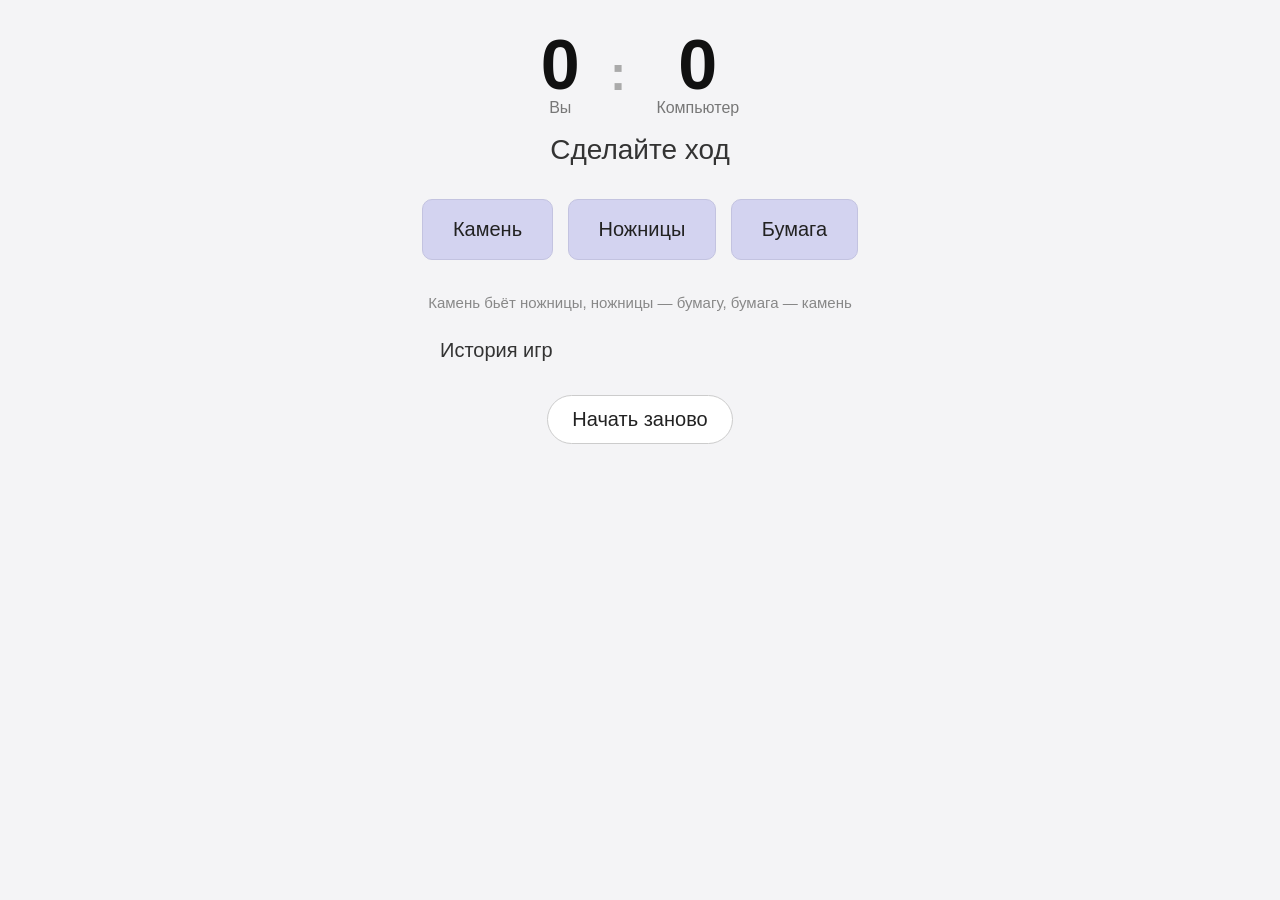
<file: docs/index.html>
<!doctype html><html lang="ru"><head><meta charset="UTF-8"><title>Камень, ножницы, бумага</title><script defer="defer" src="index.js"></script><link href="index.css" rel="stylesheet"></head><body><div class="scoreboard"><div class="score-block"><div class="score-number" id="winScore">0</div><div class="score-label">Вы</div></div><div class="score-divider">:</div><div class="score-block"><div class="score-number" id="loseScore">0</div><div class="score-label">Компьютер</div></div></div><h1 id="result">Сделайте ход</h1><div class="buttons"><button onclick='play("камень")'>Камень</button> <button onclick='play("ножницы")'>Ножницы</button> <button onclick='play("бумага")'>Бумага</button></div><p class="hint">Камень бьёт ножницы, ножницы — бумагу, бумага — камень</p><h2>История игр</h2><ul id="historyList"></ul><div class="reset-row"><button id="resetBtn" onclick="resetGame()">Начать заново</button></div></body></html>
</file>
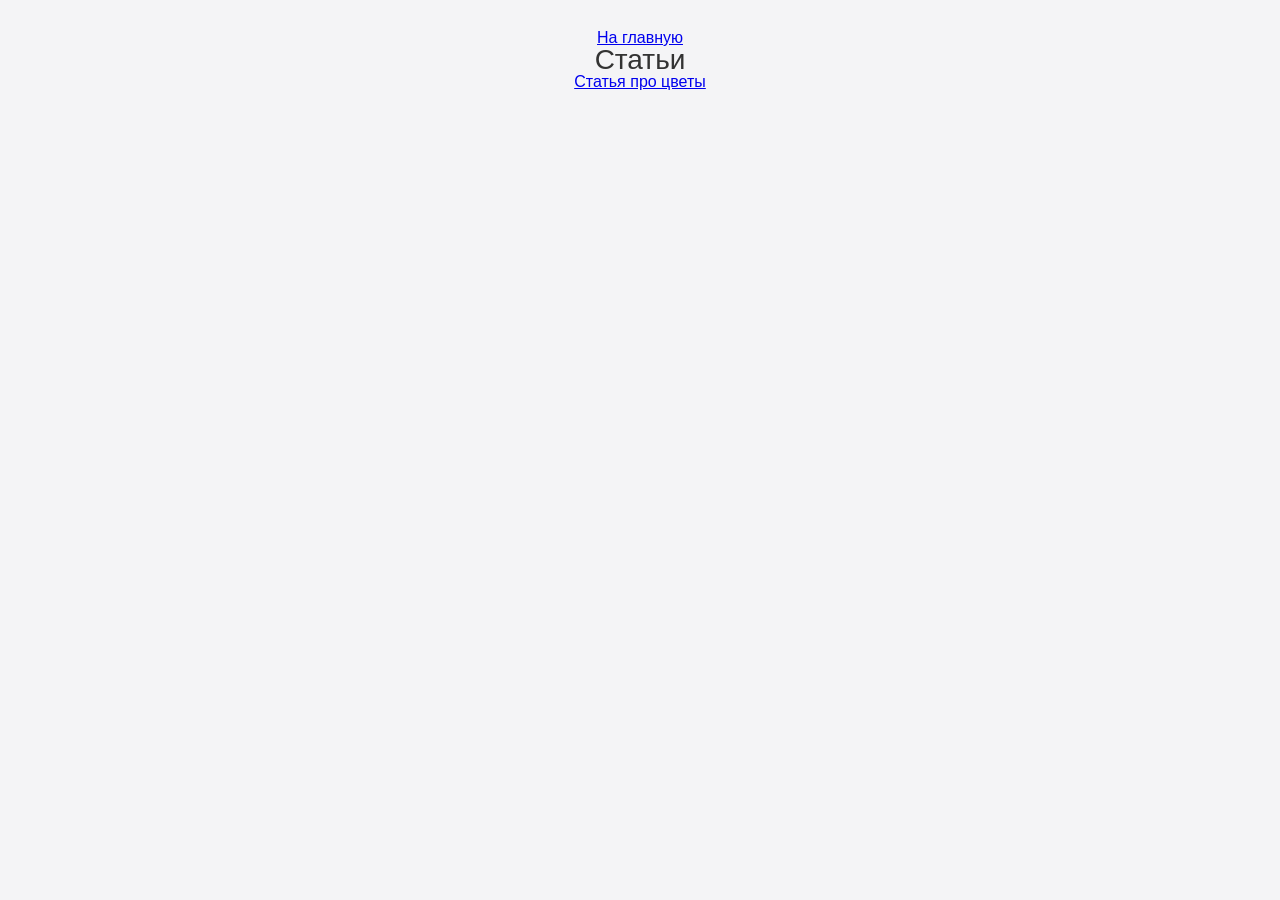
<file: docs/pages/articles.html>
<!doctype html><html lang="ru"><head><meta charset="UTF-8"/><meta name="viewport" content="width=device-width,initial-scale=1"/><title>Статьи</title><script defer="defer" src="../index.js"></script><link href="../index.css" rel="stylesheet"></head><body><a href="../index.html">На главную</a><h1>Статьи</h1><a href="articles/plants.html">Статья про цветы</a></body></html>
</file>
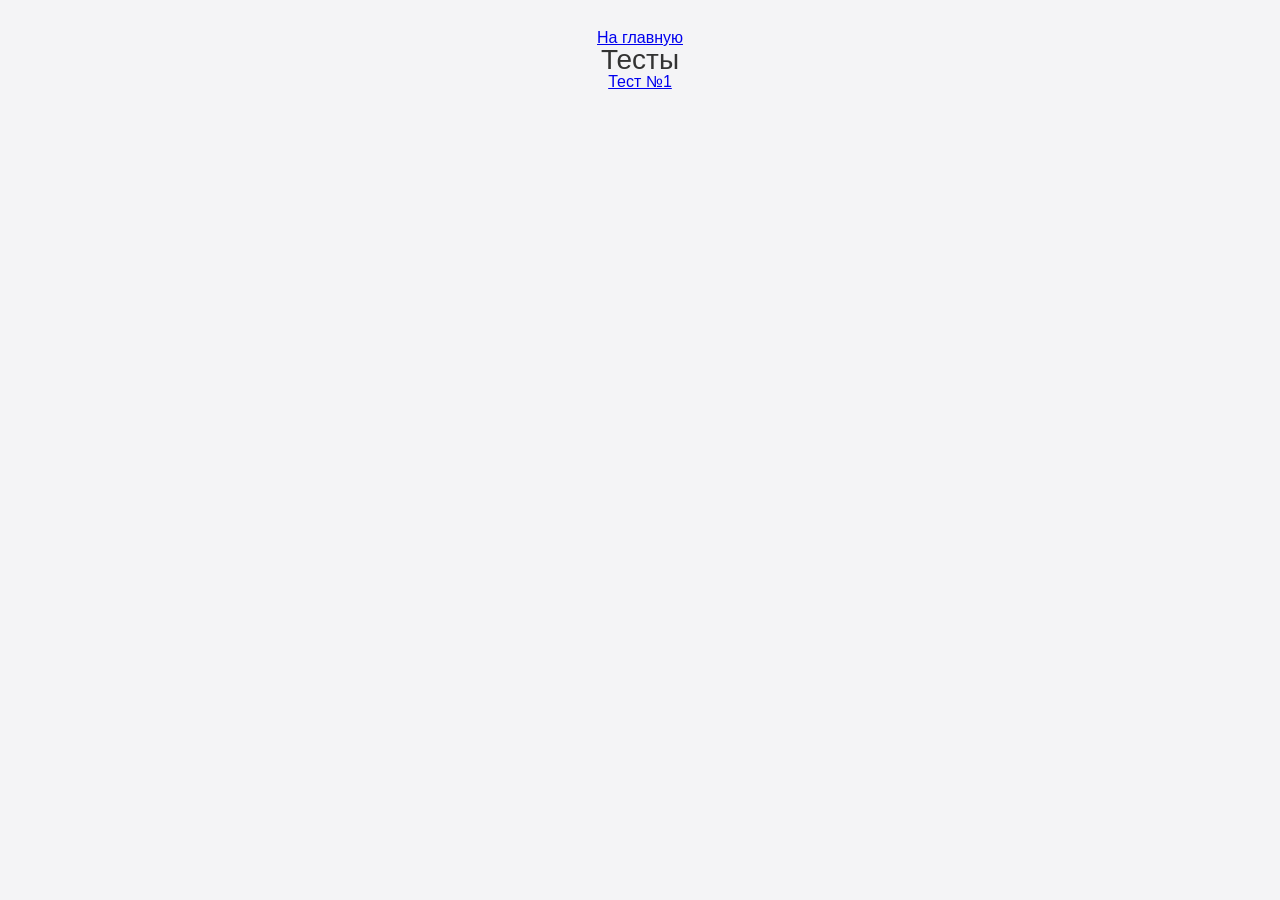
<file: docs/pages/tests.html>
<!doctype html><html lang="ru"><head><meta charset="UTF-8"/><meta name="viewport" content="width=device-width,initial-scale=1"/><title>Тесты</title><script defer="defer" src="../index.js"></script><link href="../index.css" rel="stylesheet"></head><body><a href="../index.html">На главную</a><h1>Тесты</h1><a href="tests/test1.html">Тест №1</a></body></html>
</file>
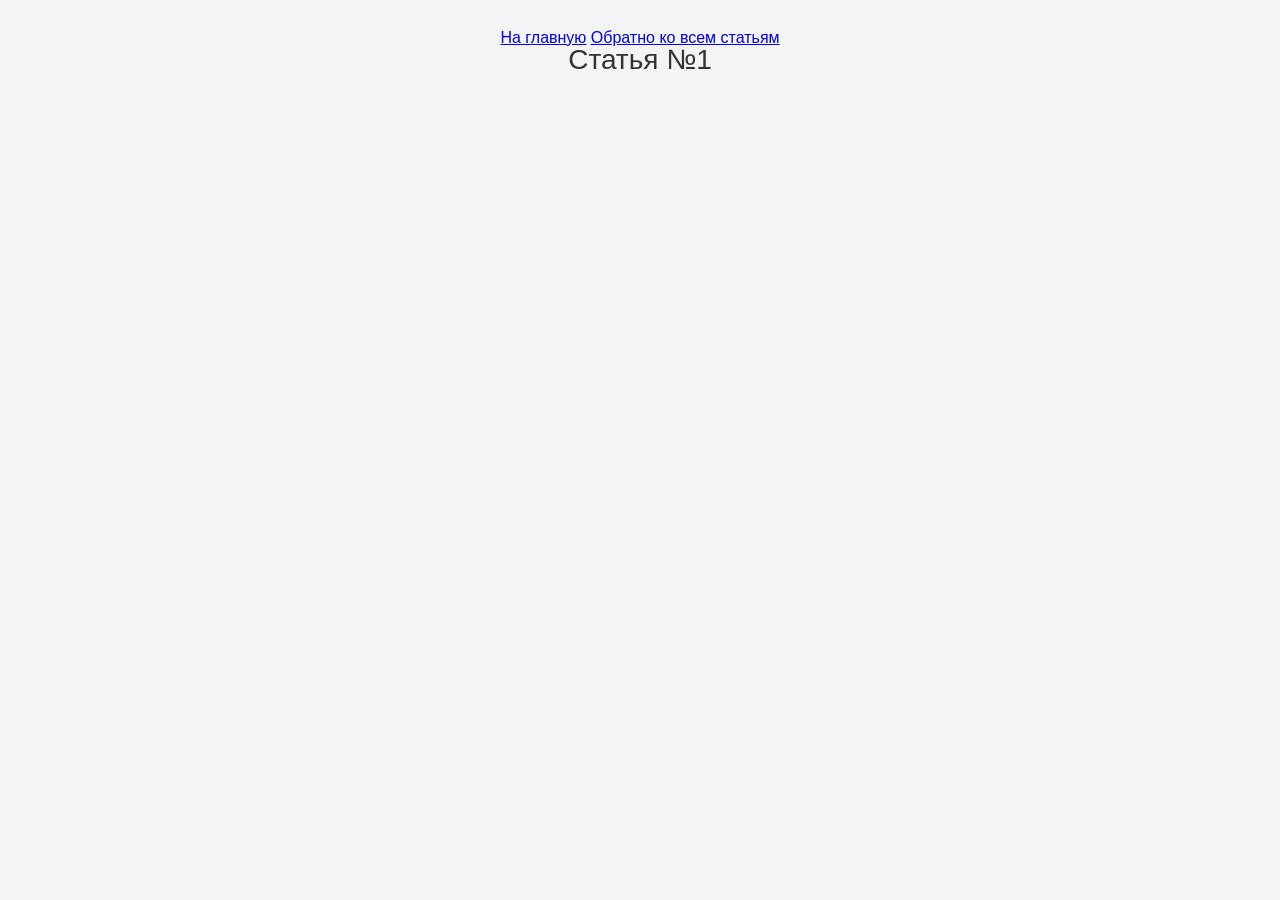
<file: docs/pages/articles/plants.html>
<!doctype html><html lang="ru"><head><meta charset="UTF-8"/><meta name="viewport" content="width=device-width,initial-scale=1"/><title>Cтатья №1</title><script defer="defer" src="../../index.js"></script><link href="../../index.css" rel="stylesheet"></head><body><a href="../../index.html">На главную</a> <a href="../articles.html">Обратно ко всем статьям</a><h1>Статья №1</h1></body></html>
</file>
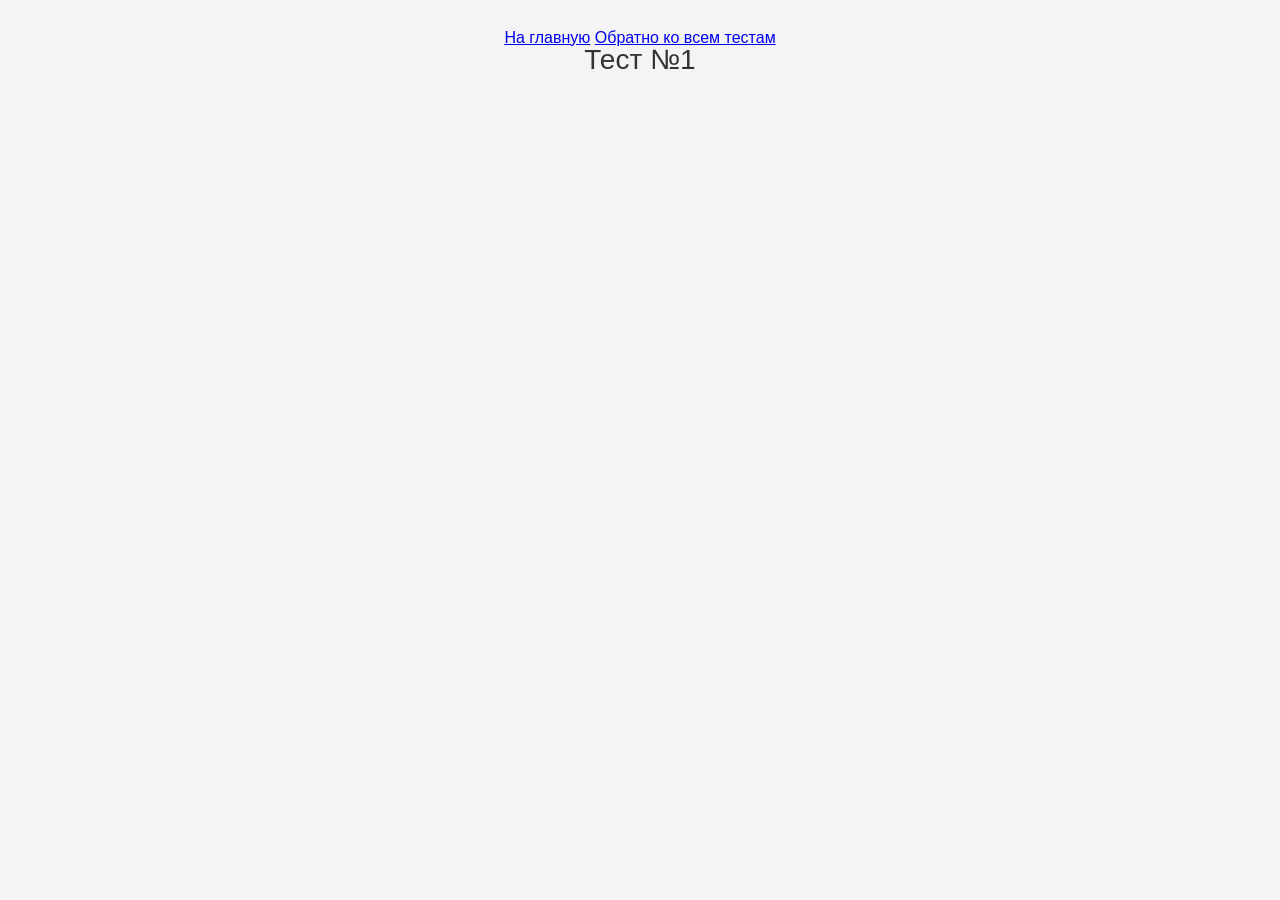
<file: docs/pages/tests/test1.html>
<!doctype html><html lang="ru"><head><meta charset="UTF-8"/><meta name="viewport" content="width=device-width,initial-scale=1"/><title>Тест №1</title><script defer="defer" src="../../index.js"></script><link href="../../index.css" rel="stylesheet"></head><body><a href="../../index.html">На главную</a> <a href="../tests.html">Обратно ко всем тестам</a><h1>Тест №1</h1></body></html>
</file>
<file: docs/index.css>
a,abbr,acronym,address,applet,article,aside,audio,b,big,blockquote,body,canvas,caption,center,cite,code,dd,del,details,dfn,div,dl,dt,em,embed,fieldset,figcaption,figure,footer,form,h1,h2,h3,h4,h5,h6,header,hgroup,html,i,iframe,img,ins,kbd,label,legend,li,mark,menu,nav,object,ol,output,p,pre,q,ruby,s,samp,section,small,span,strike,strong,sub,summary,sup,table,tbody,td,tfoot,th,thead,time,tr,tt,u,ul,var,video{border:0;font-size:100%;font:inherit;margin:0;padding:0;vertical-align:baseline}article,aside,details,figcaption,figure,footer,header,hgroup,menu,nav,section{display:block}body{line-height:1}ol,ul{list-style:none}blockquote,q{quotes:none}blockquote:after,blockquote:before,q:after,q:before{content:"";content:none}table{border-collapse:collapse;border-spacing:0}@font-face{font-family:PT Root UI;font-weight:700;src:url(fonts/f82344daaacb5424b169.woff),url(fonts/f31c5219b0912845f393.woff2)}@font-face{font-family:PT Root UI;font-weight:500;src:url(fonts/e24244df074291681cd3.woff),url(fonts/6f2ccf4ac327e1d6507e.woff2)}@font-face{font-family:PT Root UI;font-weight:400;src:url(fonts/ea7178e3e5d27a1d3248.woff),url(fonts/b43dba986b9cde356afd.woff2)}@font-face{font-family:PT Root UI;font-weight:300;src:url(fonts/8bf08d3a5b04f523d0d4.woff),url(fonts/f0497492db8214d4938e.woff2)}body{background-color:#f4f4f6;color:#333;font-family:PT Root UI,Arial,Helvetica,sans-serif;font-family:Arial,sans-serif;padding:30px;text-align:center}.scoreboard{align-items:center;display:flex;gap:30px;justify-content:center;margin-bottom:20px}.score-number{color:#111;font-size:70px;font-weight:700}.score-divider{color:#aaa;font-size:50px;font-weight:700}.score-label{color:#777;font-size:16px}h1{font-size:28px}.buttons{margin:30px 0}button{background-color:#d3d3f0;border:1px solid #c3c3e0;border-radius:10px;color:#222;cursor:pointer;font-size:20px;margin:5px;padding:18px 30px}button:hover{background-color:#c3c3e8}.hint{color:#888;font-size:15px;margin-bottom:30px}h2{font-size:20px;margin:0 auto}#historyList,h2{max-width:400px;text-align:left}#historyList{list-style:none;margin:10px auto 30px;padding:0}#historyList li{border-bottom:1px solid #e0e0e0;color:#555;padding:6px 0}.reset-row{margin-top:20px}#resetBtn{background-color:#fff;border:1px solid #ccc;border-radius:30px;padding:12px 24px}#resetBtn:hover{background-color:#f0f0f0}
</file>
